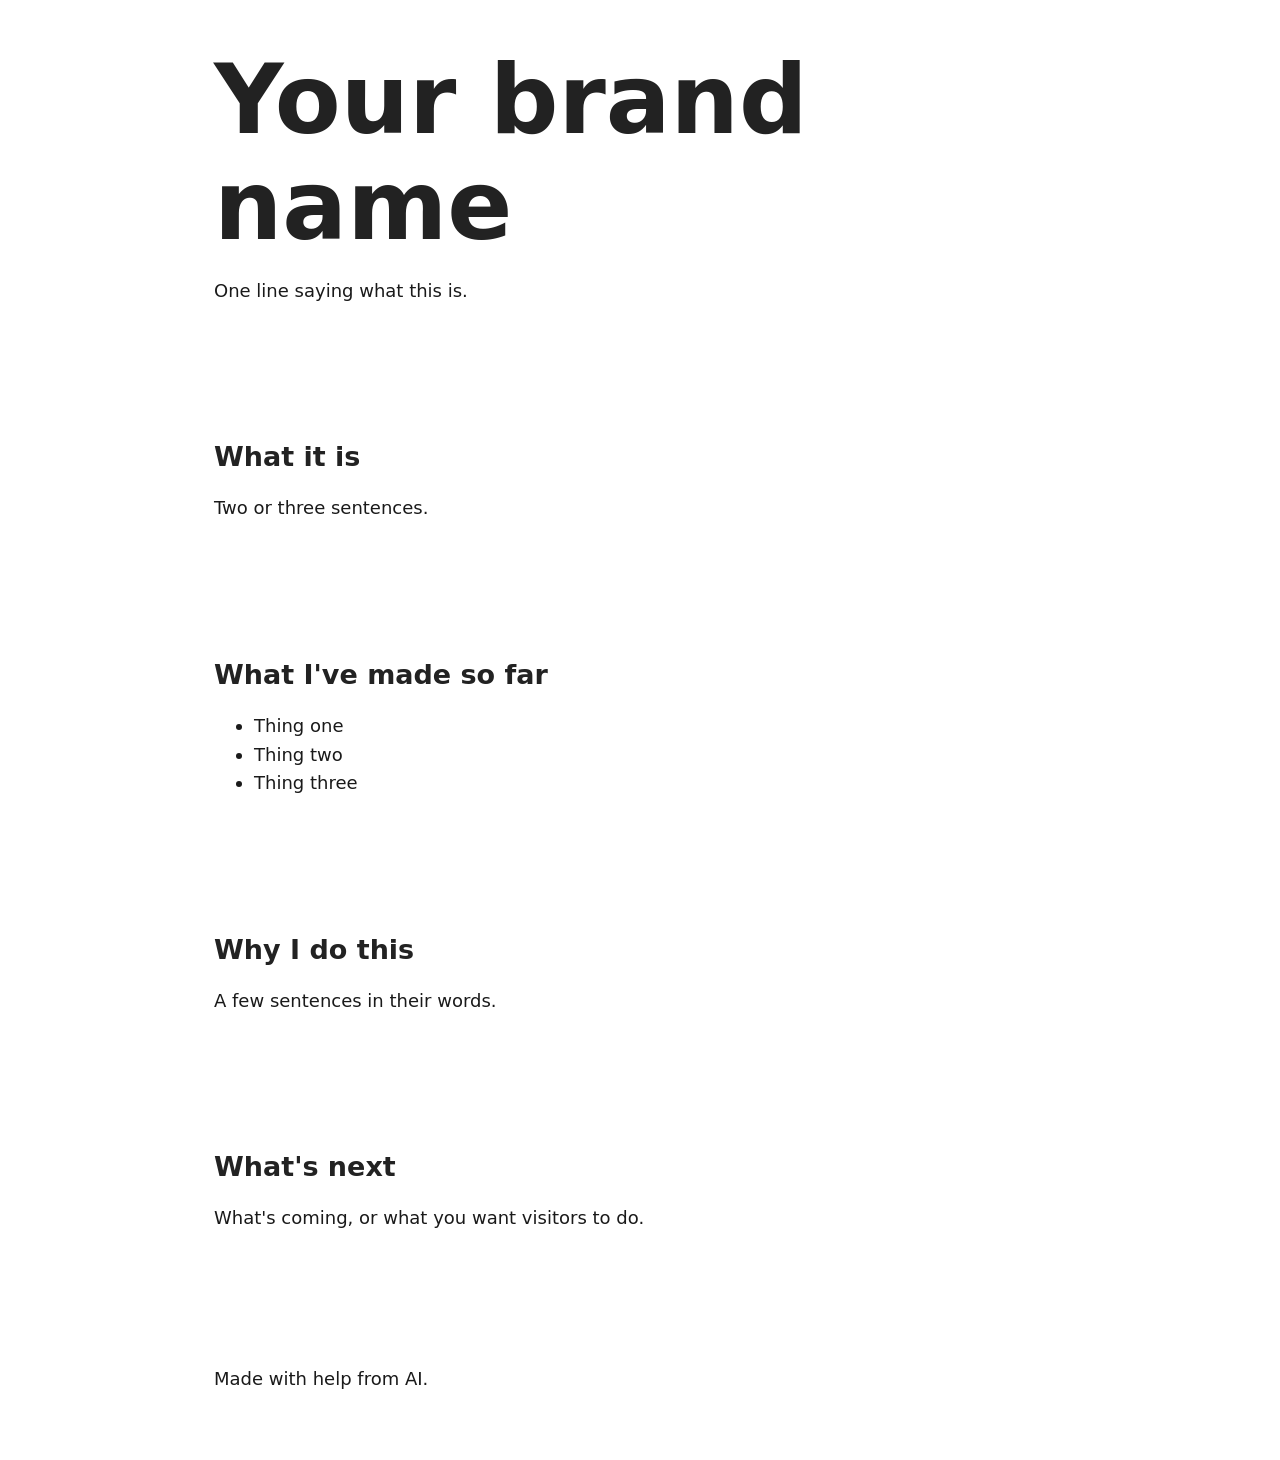
<file: templates/starter/index.html>
<!doctype html>
<html lang="en">
<head>
  <meta charset="utf-8">
  <meta name="viewport" content="width=device-width, initial-scale=1">
  <title>Your brand name</title>
  <meta name="description" content="One plain sentence saying what this is.">
  <link rel="stylesheet" href="styles.css">
</head>
<body>
  <header>
    <h1>Your brand name</h1>
    <p>One line saying what this is.</p>
  </header>

  <main>
    <section id="what">
      <h2>What it is</h2>
      <p>Two or three sentences.</p>
    </section>

    <section id="things">
      <h2>What I've made so far</h2>
      <ul>
        <li>Thing one</li>
        <li>Thing two</li>
        <li>Thing three</li>
      </ul>
    </section>

    <section id="why">
      <h2>Why I do this</h2>
      <p>A few sentences in their words.</p>
    </section>

    <section id="next">
      <h2>What's next</h2>
      <p>What's coming, or what you want visitors to do.</p>
    </section>
  </main>

  <footer>
    <p>Made with help from AI.</p>
  </footer>
</body>
</html>
</file>
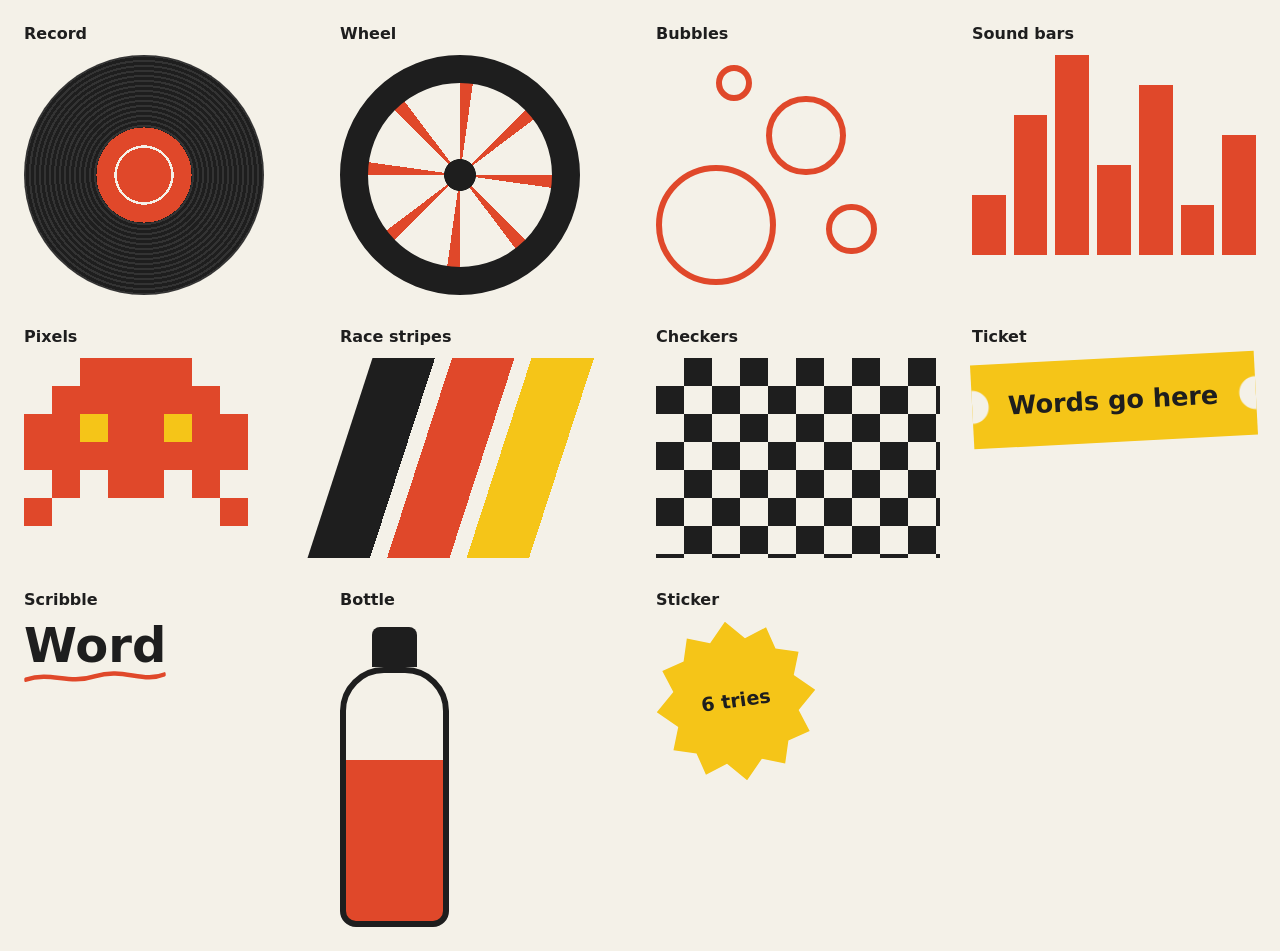
<file: templates/shapes.html>
<!doctype html>
<!-- THE BIG THING. Ready shapes, made with CSS only. Copy the HTML and the CSS for the one that fits, then change the size and colours.
     Don't use one just because it's here. Ask: what does this brand's world really look like? Mix these or invent your own.
     Open this file in the preview to see them all. Set --size on a shape to make it bigger, like style="--size: clamp(220px, 60vw, 420px)". Keep it solid, at full strength. A faint outline doesn't count.
     The colours here are --a (dark), --b (main), --c (accent), --d (light). When you copy a shape, change them to your page's --text, --main, --accent and --bg, and replace any hex colour inside it. -->
<html lang="en">
<head>
<meta charset="utf-8">
<meta name="viewport" content="width=device-width, initial-scale=1">
<title>Shapes</title>
<style>
:root { --a: #1e1e1e; --b: #e0482a; --c: #f5c518; --d: #f4f1e8; }
body { margin: 0; padding: 24px; background: var(--d); color: var(--a); font: 16px system-ui, sans-serif; display: grid; gap: 32px; grid-template-columns: repeat(auto-fill, minmax(280px, 1fr)); }
h2 { font-size: 1rem; margin: 0 0 12px; }

/* RECORD: music, DJs, anything played */
.record { width: var(--size, 240px); aspect-ratio: 1; border-radius: 50%; background: radial-gradient(circle, var(--b) 0 16%, var(--d) 16% 17.5%, var(--b) 17.5% 28%, transparent 28%), repeating-radial-gradient(circle, var(--a) 0 3px, #333 3px 5px); }

/* WHEEL: cars, bikes, skateboards. Tyre, rim and spokes. */
.wheel { width: var(--size, 240px); aspect-ratio: 1; border-radius: 50%; border: calc(var(--size, 240px) * .12) solid var(--a); background: radial-gradient(circle, var(--a) 0 12%, transparent 12.5%), repeating-conic-gradient(var(--b) 0 8deg, transparent 8deg 45deg), var(--d); box-sizing: border-box; }

/* BUBBLES: drinks, soap, anything fizzy. Add or move bubbles with the --x, --y and --s numbers. */
.bubbles { position: relative; width: var(--size, 240px); height: var(--size, 240px); }
.bubbles i { position: absolute; left: var(--x); top: var(--y); width: var(--s); height: var(--s); border-radius: 50%; border: 6px solid var(--b); background: radial-gradient(circle at 32% 30%, var(--d) 0 12%, transparent 13%); box-sizing: border-box; }

/* SOUND BARS: beats, podcasts, a voice. Set each bar's height. */
.bars { display: flex; align-items: flex-end; gap: 8px; height: var(--size, 200px); width: var(--size, 100%); }
.bars i { flex: 1; height: var(--h); background: var(--b); }

/* PIXELS: games, code, anything retro. Each letter in --map draws a square. */
.pixels { display: grid; grid-template-columns: repeat(8, calc(var(--size, 224px) / 8)); }
.pixels i { width: calc(var(--size, 224px) / 8); height: calc(var(--size, 224px) / 8); background: var(--b); }
.pixels i.o { background: transparent; }
.pixels i.y { background: var(--c); }

/* RACE STRIPES: sport, speed. Put it behind or beside big type. */
.stripes { height: var(--size, 200px); overflow: hidden; transform: skewX(-18deg); background: linear-gradient(90deg, var(--a) 0 22%, transparent 22% 28%, var(--b) 28% 50%, transparent 50% 56%, var(--c) 56% 78%, transparent 78%); }

/* CHECKERS: racing, cafes, skate, tiles */
.checks { height: var(--size, 200px); background: conic-gradient(var(--a) 25%, var(--d) 0 50%, var(--a) 0 75%, var(--d) 0) 0 0 / 56px 56px; }

/* TICKET: events, shows, anything with a first time. Put real words inside. */
.ticket { padding: 28px 36px; background: radial-gradient(circle at 0 50%, var(--d) 16px, transparent 17px), radial-gradient(circle at 100% 50%, var(--d) 16px, transparent 17px), var(--c); font: 800 1.6rem/1.1 system-ui, sans-serif; transform: rotate(-3deg); }

/* SCRIBBLE: drawing, writing, anything by hand. An underline under a word: change the stroke colour in the svg. */
.scribble { font: 800 3rem/1 system-ui, sans-serif; display: inline-block; padding-bottom: 18px; background: url("data:image/svg+xml,%3Csvg xmlns='http://www.w3.org/2000/svg' viewBox='0 0 300 20' preserveAspectRatio='none'%3E%3Cpath d='M3 12 C60 2 90 18 150 8 S250 16 297 6' fill='none' stroke='%23e0482a' stroke-width='5' stroke-linecap='round'/%3E%3C/svg%3E") bottom / 100% 18px no-repeat; }

/* BOTTLE: drinks, sauces, perfume. Fill it to any level with --full. */
.bottle { width: calc(var(--size, 260px) * .42); height: var(--size, 260px); margin-top: 46px; position: relative; border: 6px solid var(--a); border-radius: 44px 44px 16px 16px; background: linear-gradient(to top, var(--b) var(--full, 65%), transparent 0); box-sizing: border-box; }
.bottle::before { content: ""; position: absolute; left: 26px; right: 26px; top: -46px; height: 40px; background: var(--a); border-radius: 8px 8px 0 0; }

/* STICKER: for a short true fact, like "version 6". Goes on top of something. */
.sticker { width: var(--size, 160px); aspect-ratio: 1; display: grid; place-items: center; text-align: center; padding: 16px; box-sizing: border-box; background: var(--c); font: 800 1.2rem/1.1 system-ui, sans-serif; clip-path: polygon(50% 0, 61% 12%, 75% 7%, 79% 21%, 93% 25%, 88% 39%, 100% 50%, 88% 61%, 93% 75%, 79% 79%, 75% 93%, 61% 88%, 50% 100%, 39% 88%, 25% 93%, 21% 79%, 7% 75%, 12% 61%, 0 50%, 12% 39%, 7% 25%, 21% 21%, 25% 7%, 39% 12%); transform: rotate(-8deg); }
</style>
</head>
<body>
<div><h2>Record</h2><div class="record" aria-hidden="true"></div></div>
<div><h2>Wheel</h2><div class="wheel" aria-hidden="true"></div></div>
<div><h2>Bubbles</h2><div class="bubbles" aria-hidden="true"><i style="--x:0%;--y:46%;--s:50%"></i><i style="--x:46%;--y:17%;--s:33%"></i><i style="--x:71%;--y:62%;--s:21%"></i><i style="--x:25%;--y:4%;--s:15%"></i></div></div>
<div><h2>Sound bars</h2><div class="bars" aria-hidden="true"><i style="--h:30%"></i><i style="--h:70%"></i><i style="--h:100%"></i><i style="--h:45%"></i><i style="--h:85%"></i><i style="--h:25%"></i><i style="--h:60%"></i></div></div>
<div><h2>Pixels</h2><div class="pixels" aria-hidden="true"><i class="o"></i><i class="o"></i><i></i><i></i><i></i><i></i><i class="o"></i><i class="o"></i><i class="o"></i><i></i><i></i><i></i><i></i><i></i><i></i><i class="o"></i><i></i><i></i><i class="y"></i><i></i><i></i><i class="y"></i><i></i><i></i><i></i><i></i><i></i><i></i><i></i><i></i><i></i><i></i><i class="o"></i><i></i><i class="o"></i><i></i><i></i><i class="o"></i><i></i><i class="o"></i><i></i><i class="o"></i><i class="o"></i><i class="o"></i><i class="o"></i><i class="o"></i><i class="o"></i><i></i></div></div>
<div><h2>Race stripes</h2><div class="stripes" aria-hidden="true"></div></div>
<div><h2>Checkers</h2><div class="checks" aria-hidden="true"></div></div>
<div><h2>Ticket</h2><div class="ticket">Words go here</div></div>
<div><h2>Scribble</h2><span class="scribble">Word</span></div>
<div style="padding-top:46px"><h2 style="margin-top:-46px;margin-bottom:58px">Bottle</h2><div class="bottle" aria-hidden="true"></div></div>
<div><h2>Sticker</h2><div class="sticker">6 tries</div></div>
</body>
</html>
</file>
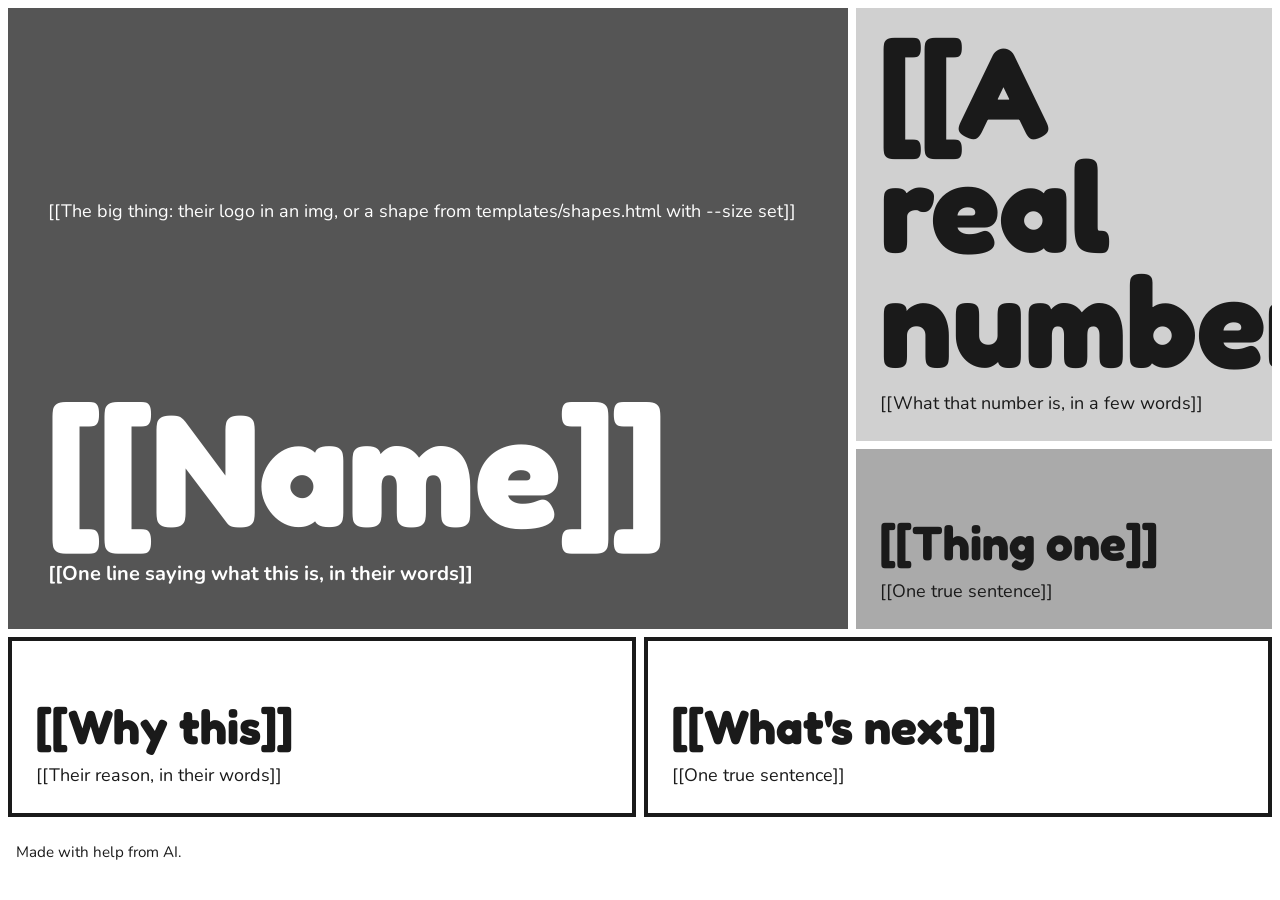
<file: templates/layouts/colour-blocks.html>
<!doctype html>
<!-- COLOUR BLOCKS. A wall of uneven blocks, not stacked stripes. Replace every [[...]]. The colours here are grey on purpose: choose real ones (see guides/design.md). Change the fonts to fit. Delete what you have nothing real for, and delete this comment: comments are public. -->
<html lang="en">
<head>
<meta charset="utf-8">
<meta name="viewport" content="width=device-width, initial-scale=1">
<title>[[Brand name]]</title>
<meta name="description" content="[[One true sentence about it]]">
<link rel="preconnect" href="https://fonts.googleapis.com">
<link rel="preconnect" href="https://fonts.gstatic.com" crossorigin>
<link href="https://fonts.googleapis.com/css2?family=Fredoka:wght@500;700&family=Nunito:wght@400;700&display=swap" rel="stylesheet">
<style>
:root { --bg: #ffffff; --text: #1a1a1a; --main: #555555; --on-main: #ffffff; --accent: #d0d0d0; --on-accent: #1a1a1a; --third: #aaaaaa; }
* { box-sizing: border-box; }
body { margin: 0; background: var(--bg); color: var(--text); font: 400 18px/1.5 "Nunito", system-ui, sans-serif; }
h1, h2 { font-family: "Fredoka", system-ui, sans-serif; font-weight: 700; margin: 0; line-height: 1; }
.wall { display: grid; gap: 8px; padding: 8px; grid-template-columns: 1fr; }
.b { padding: 24px; display: flex; flex-direction: column; justify-content: flex-end; gap: 12px; min-height: 180px; overflow: hidden; position: relative; }
.b p { margin: 0; max-width: 40ch; }
.hero { background: var(--main); color: var(--on-main); min-height: 340px; }
.hero h1 { font-size: clamp(3.5rem, 13vw, 10rem); }
.hero p { font-size: 1.25rem; font-weight: 700; }
.fact { background: var(--accent); color: var(--on-accent); }
.fact strong { font: 700 clamp(4rem, 14vw, 8rem)/.9 "Fredoka", system-ui, sans-serif; }
.warm { background: var(--third); color: var(--text); }
.plain { border: 4px solid var(--text); }
h2 { font-size: clamp(1.8rem, 4vw, 3rem); }
/* One big thing only this brand would have sits above the name, so it can never run over the words. */
.big { flex: 1; display: flex; align-items: center; }
footer { padding: 16px; font-size: .95rem; }
@media (min-width: 800px) {
  .wall { grid-template-columns: repeat(6, 1fr); }
  .hero { grid-column: span 4; grid-row: span 2; min-height: 520px; padding: 40px; }
  .fact { grid-column: span 2; }
  .warm { grid-column: span 2; }
  .plain { grid-column: span 3; }
}
</style>
</head>
<body>
<main class="wall">
  <header class="b hero"><div class="big" aria-hidden="true">[[The big thing: their logo in an img, or a shape from templates/shapes.html with --size set]]</div><h1>[[Name]]</h1><p>[[One line saying what this is, in their words]]</p></header>
  <section class="b fact"><strong>[[A real number]]</strong><p>[[What that number is, in a few words]]</p></section>
  <section class="b warm"><h2>[[Thing one]]</h2><p>[[One true sentence]]</p></section>
  <section class="b plain"><h2>[[Why this]]</h2><p>[[Their reason, in their words]]</p></section>
  <section class="b plain"><h2>[[What's next]]</h2><p>[[One true sentence]]</p></section>
</main>
<footer>Made with help from AI.</footer>
</body>
</html>
</file>
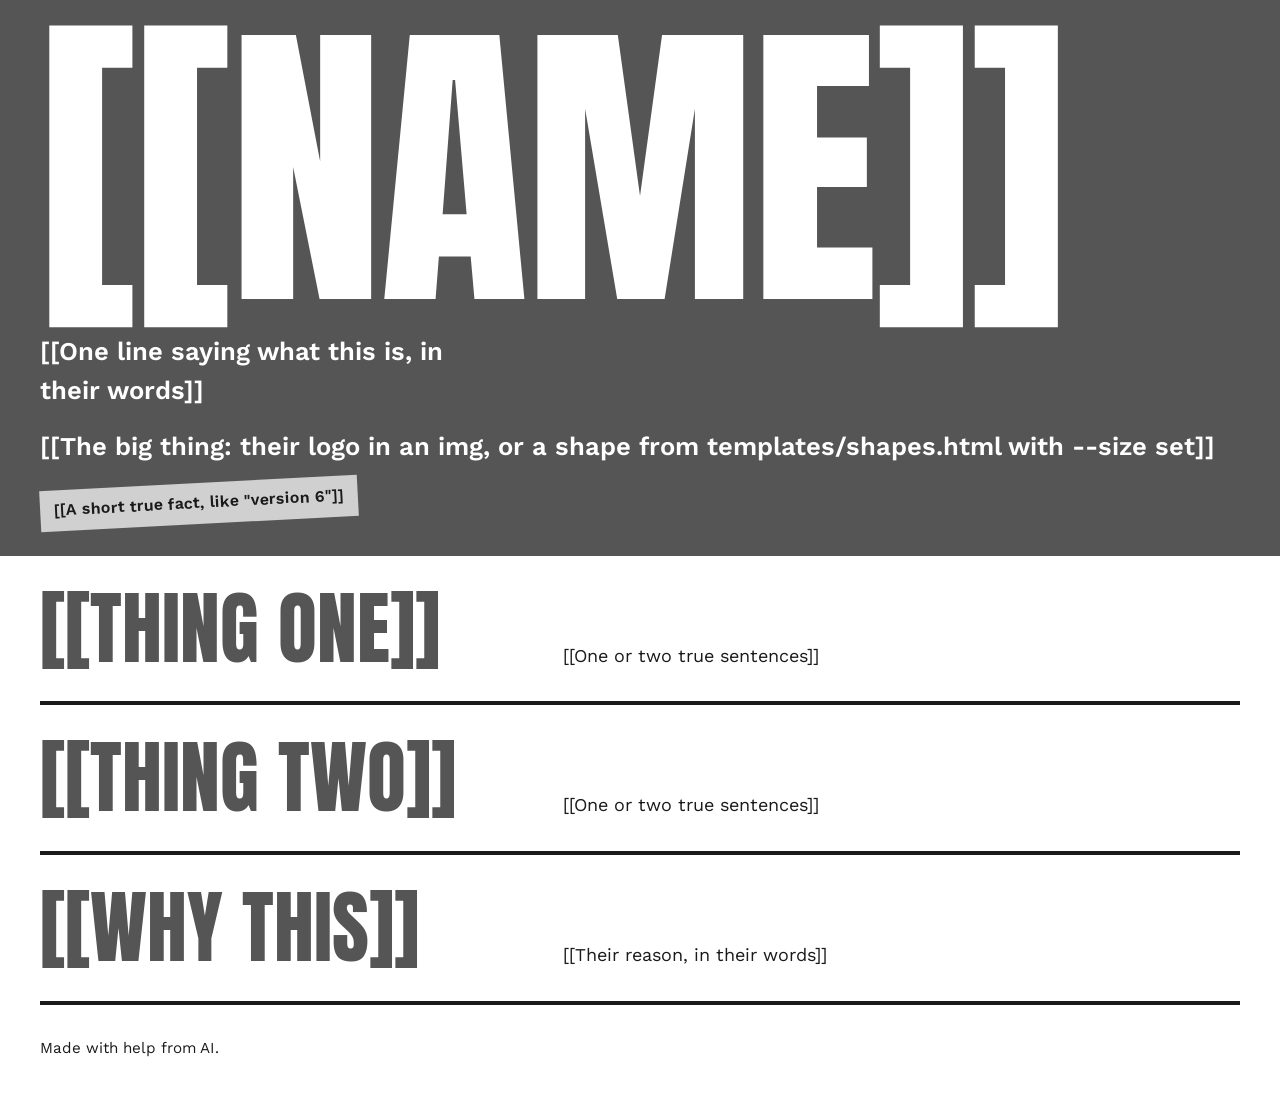
<file: templates/layouts/giant-name.html>
<!doctype html>
<!-- GIANT NAME. For loud brands. Replace every [[...]]. The colours here are grey on purpose: choose real ones (see guides/design.md). Change the fonts to fit. Delete what you have nothing real for, and delete this comment: comments are public. -->
<html lang="en">
<head>
<meta charset="utf-8">
<meta name="viewport" content="width=device-width, initial-scale=1">
<title>[[Brand name]]</title>
<meta name="description" content="[[One true sentence about it]]">
<link rel="preconnect" href="https://fonts.googleapis.com">
<link rel="preconnect" href="https://fonts.gstatic.com" crossorigin>
<link href="https://fonts.googleapis.com/css2?family=Anton&family=Work+Sans:wght@400;600&display=swap" rel="stylesheet">
<style>
:root { --bg: #ffffff; --text: #1a1a1a; --main: #555555; --on-main: #ffffff; --accent: #d0d0d0; --on-accent: #1a1a1a; }
* { box-sizing: border-box; }
body { margin: 0; background: var(--bg); color: var(--text); font: 400 18px/1.55 "Work Sans", system-ui, sans-serif; }
h1, h2 { font-family: "Anton", Impact, sans-serif; font-weight: 400; margin: 0; text-transform: uppercase; }
.top { background: var(--main); color: var(--on-main); padding: 24px 16px 0; overflow: hidden; position: relative; }
/* Tune the vw number until the name almost touches both edges: long names need a smaller number. */
h1 { font-size: 24vw; line-height: .95; letter-spacing: -.01em; white-space: nowrap; }
.line { display: flex; flex-wrap: wrap; gap: 16px 48px; justify-content: space-between; align-items: end; padding: 16px 0 32px; font-size: clamp(1.1rem, 2.4vw, 1.6rem); font-weight: 600; }
.line p { margin: 0; max-width: 28ch; }
.tag { background: var(--accent); color: var(--on-accent); padding: 8px 14px; transform: rotate(-3deg); font-size: 1rem; }
.rows { padding: 0 16px; }
.row { display: grid; grid-template-columns: 1fr; gap: 8px; padding: 32px 0; border-bottom: 4px solid var(--text); }
.row h2 { font-size: clamp(2.2rem, 7vw, 5rem); line-height: 1; color: var(--main); }
.row p { margin: 0; max-width: 60ch; }
footer { padding: 32px 16px; font-size: .95rem; }
@media (min-width: 800px) {
  .top, .rows, footer { padding-left: 40px; padding-right: 40px; }
  .row { grid-template-columns: 5fr 7fr; gap: 40px; align-items: baseline; }
}
</style>
</head>
<body>
<header class="top">
  <h1>[[Name]]</h1>
  <div class="line">
    <p>[[One line saying what this is, in their words]]</p>
    <div class="big" aria-hidden="true">[[The big thing: their logo in an img, or a shape from templates/shapes.html with --size set]]</div>
    <span class="tag">[[A short true fact, like "version 6"]]</span>
  </div>
</header>
<main class="rows">
  <section class="row"><h2>[[Thing one]]</h2><p>[[One or two true sentences]]</p></section>
  <section class="row"><h2>[[Thing two]]</h2><p>[[One or two true sentences]]</p></section>
  <section class="row"><h2>[[Why this]]</h2><p>[[Their reason, in their words]]</p></section>
</main>
<footer>Made with help from AI.</footer>
</body>
</html>
</file>
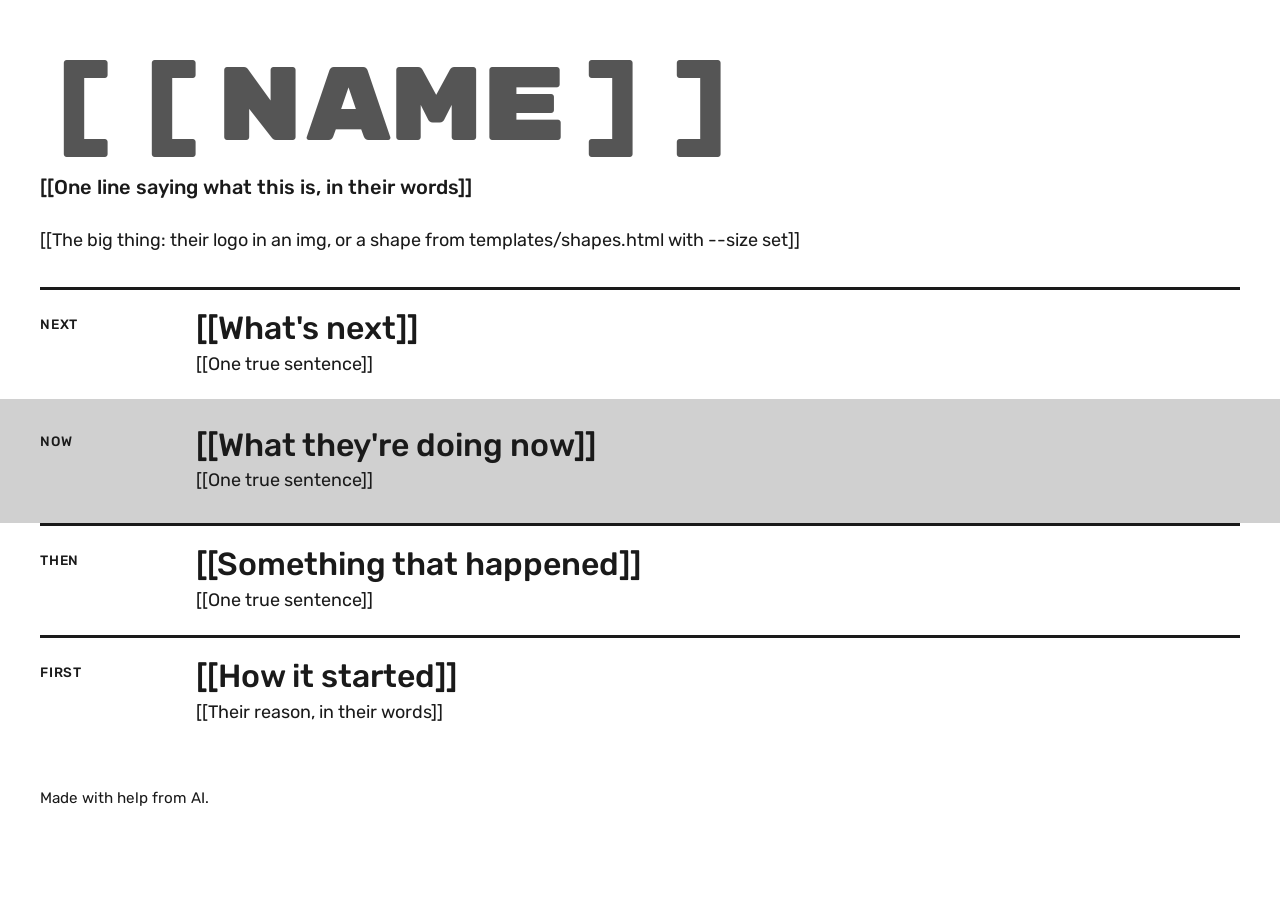
<file: templates/layouts/logbook.html>
<!doctype html>
<!-- THE LOGBOOK. The story so far, newest at the top. For a project in progress, or little to show but a story. Use "First", "Then", "Now", "Next": never make up dates, and use a label only if they told you so. If they didn't, use another layout. Replace every [[...]]. The colours here are grey on purpose: choose real ones (see guides/design.md). Change the fonts to fit. Delete what you have nothing real for, and delete this comment: comments are public. -->
<html lang="en">
<head>
<meta charset="utf-8">
<meta name="viewport" content="width=device-width, initial-scale=1">
<title>[[Brand name]]</title>
<meta name="description" content="[[One true sentence about it]]">
<link rel="preconnect" href="https://fonts.googleapis.com">
<link rel="preconnect" href="https://fonts.gstatic.com" crossorigin>
<link href="https://fonts.googleapis.com/css2?family=Rubik+Mono+One&family=Rubik:wght@400;500&display=swap" rel="stylesheet">
<style>
:root { --bg: #ffffff; --text: #1a1a1a; --main: #555555; --on-main: #ffffff; --accent: #d0d0d0; --on-accent: #1a1a1a; }
* { box-sizing: border-box; }
body { margin: 0; background: var(--bg); color: var(--text); font: 400 18px/1.55 "Rubik", system-ui, sans-serif; }
h1 { font: 400 clamp(2.4rem, 11vw, 6.5rem)/1 "Rubik Mono One", Impact, sans-serif; margin: 0; color: var(--main); overflow-wrap: anywhere; }
.top { padding: 32px 16px 24px; display: flex; flex-wrap: wrap; gap: 24px; justify-content: space-between; align-items: center; }
.top p { margin: 12px 0 0; font-size: 1.25rem; font-weight: 500; max-width: 38ch; }
.log { list-style: none; margin: 0; padding: 0 16px 32px; display: grid; gap: 0; }
.log li { display: grid; grid-template-columns: 64px 1fr; gap: 16px; padding: 20px 0; border-top: 3px solid var(--text); }
.when { font-weight: 500; text-transform: uppercase; letter-spacing: .06em; font-size: .85rem; padding-top: 4px; }
.log h2 { font: 500 clamp(1.4rem, 3vw, 2rem)/1.15 "Rubik", system-ui, sans-serif; margin: 0 0 4px; }
.log p { margin: 0; max-width: 55ch; }
.now { background: var(--accent); color: var(--on-accent); margin: 0 -16px; padding: 20px 16px !important; border-top: 0 !important; }
footer { padding: 0 16px 32px; font-size: .95rem; }
@media (min-width: 800px) {
  .top { padding: 56px 40px 32px; }
  .log { padding: 0 40px 40px; }
  .log li { grid-template-columns: 140px 1fr; }
  .now { margin: 0 -40px; padding: 28px 40px !important; }
  footer { padding: 0 40px 40px; }
}
</style>
</head>
<body>
<header class="top"><div><h1>[[Name]]</h1><p>[[One line saying what this is, in their words]]</p></div><div class="big" aria-hidden="true">[[The big thing: their logo in an img, or a shape from templates/shapes.html with --size set]]</div></header>
<main>
  <ol class="log">
    <li class="next"><div class="when">Next</div><div><h2>[[What's next]]</h2><p>[[One true sentence]]</p></div></li>
    <li class="now"><div class="when">Now</div><div><h2>[[What they're doing now]]</h2><p>[[One true sentence]]</p></div></li>
    <li><div class="when">Then</div><div><h2>[[Something that happened]]</h2><p>[[One true sentence]]</p></div></li>
    <li><div class="when">First</div><div><h2>[[How it started]]</h2><p>[[Their reason, in their words]]</p></div></li>
  </ol>
</main>
<footer>Made with help from AI.</footer>
</body>
</html>
</file>
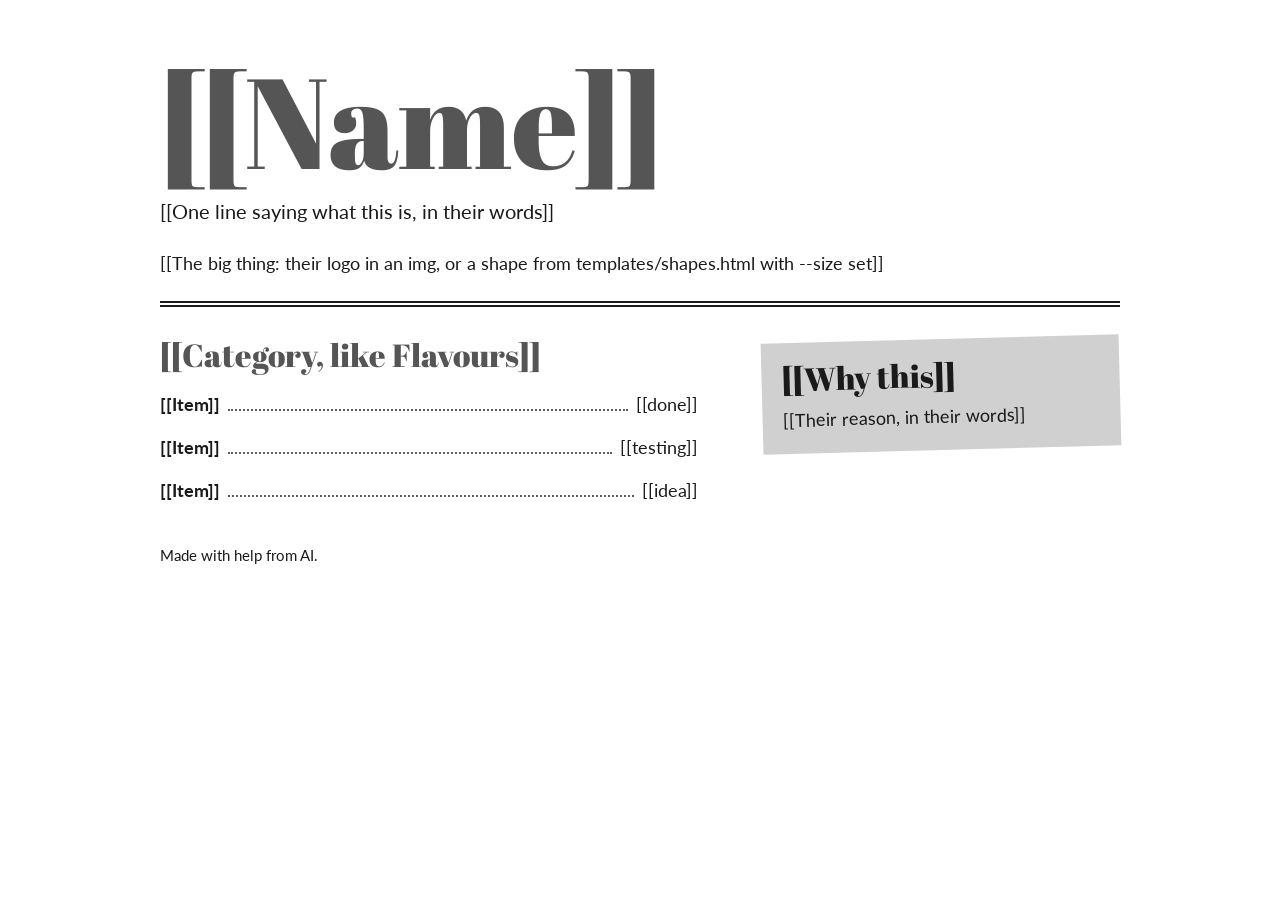
<file: templates/layouts/menu.html>
<!doctype html>
<!-- THE MENU. A cafe board. For food, drinks and services. No prices unless they are real: use "idea", "testing" or "done" on the right. Replace every [[...]]. The colours here are grey on purpose: choose real ones (see guides/design.md). Change the fonts to fit. Delete what you have nothing real for, and delete this comment: comments are public. -->
<html lang="en">
<head>
<meta charset="utf-8">
<meta name="viewport" content="width=device-width, initial-scale=1">
<title>[[Brand name]]</title>
<meta name="description" content="[[One true sentence about it]]">
<link rel="preconnect" href="https://fonts.googleapis.com">
<link rel="preconnect" href="https://fonts.gstatic.com" crossorigin>
<link href="https://fonts.googleapis.com/css2?family=Abril+Fatface&family=Lato:wght@400;700&display=swap" rel="stylesheet">
<style>
:root { --bg: #ffffff; --text: #1a1a1a; --main: #555555; --on-main: #ffffff; --accent: #d0d0d0; --on-accent: #1a1a1a; }
* { box-sizing: border-box; }
body { margin: 0; background: var(--bg); color: var(--text); font: 400 18px/1.5 "Lato", system-ui, sans-serif; }
h1, h2 { font-family: "Abril Fatface", Georgia, serif; font-weight: 400; margin: 0; line-height: 1; }
.board { max-width: 1040px; margin: 0 auto; padding: 32px 16px; }
.head { display: flex; flex-wrap: wrap; gap: 24px; justify-content: space-between; align-items: center; border-bottom: 6px double var(--text); padding-bottom: 24px; margin-bottom: 32px; }
.head h1 { font-size: clamp(3.4rem, 13vw, 8rem); color: var(--main); }
.head p { margin: 12px 0 0; font-size: 1.25rem; max-width: 40ch; }
.cols { display: grid; gap: 40px; }
h2 { font-size: 2rem; margin-bottom: 12px; color: var(--main); }
.list { list-style: none; margin: 0; padding: 0; }
.list li { display: flex; align-items: baseline; gap: 8px; padding: 8px 0; font-weight: 700; }
.list li::after { content: ""; order: 1; flex: 1; border-bottom: 2px dotted var(--text); opacity: .7; }
.list em { order: 2; font-style: normal; font-weight: 400; }
.special { background: var(--accent); color: var(--on-accent); padding: 20px; transform: rotate(-1.5deg); }
.special h2 { color: var(--on-accent); }
.special p { margin: 0; }
footer { padding: 32px 0 0; font-size: .95rem; }
@media (min-width: 800px) { .board { padding: 56px 40px; } .cols { grid-template-columns: 3fr 2fr; gap: 64px; align-items: start; } }
</style>
</head>
<body>
<div class="board">
  <header class="head"><div><h1>[[Name]]</h1><p>[[One line saying what this is, in their words]]</p></div><div class="big" aria-hidden="true">[[The big thing: their logo in an img, or a shape from templates/shapes.html with --size set]]</div></header>
  <main class="cols">
    <section>
      <h2>[[Category, like Flavours]]</h2>
      <ul class="list">
        <li>[[Item]]<em>[[done]]</em></li>
        <li>[[Item]]<em>[[testing]]</em></li>
        <li>[[Item]]<em>[[idea]]</em></li>
      </ul>
    </section>
    <aside class="special"><h2>[[Why this]]</h2><p>[[Their reason, in their words]]</p></aside>
  </main>
  <footer>Made with help from AI.</footer>
</div>
</body>
</html>
</file>
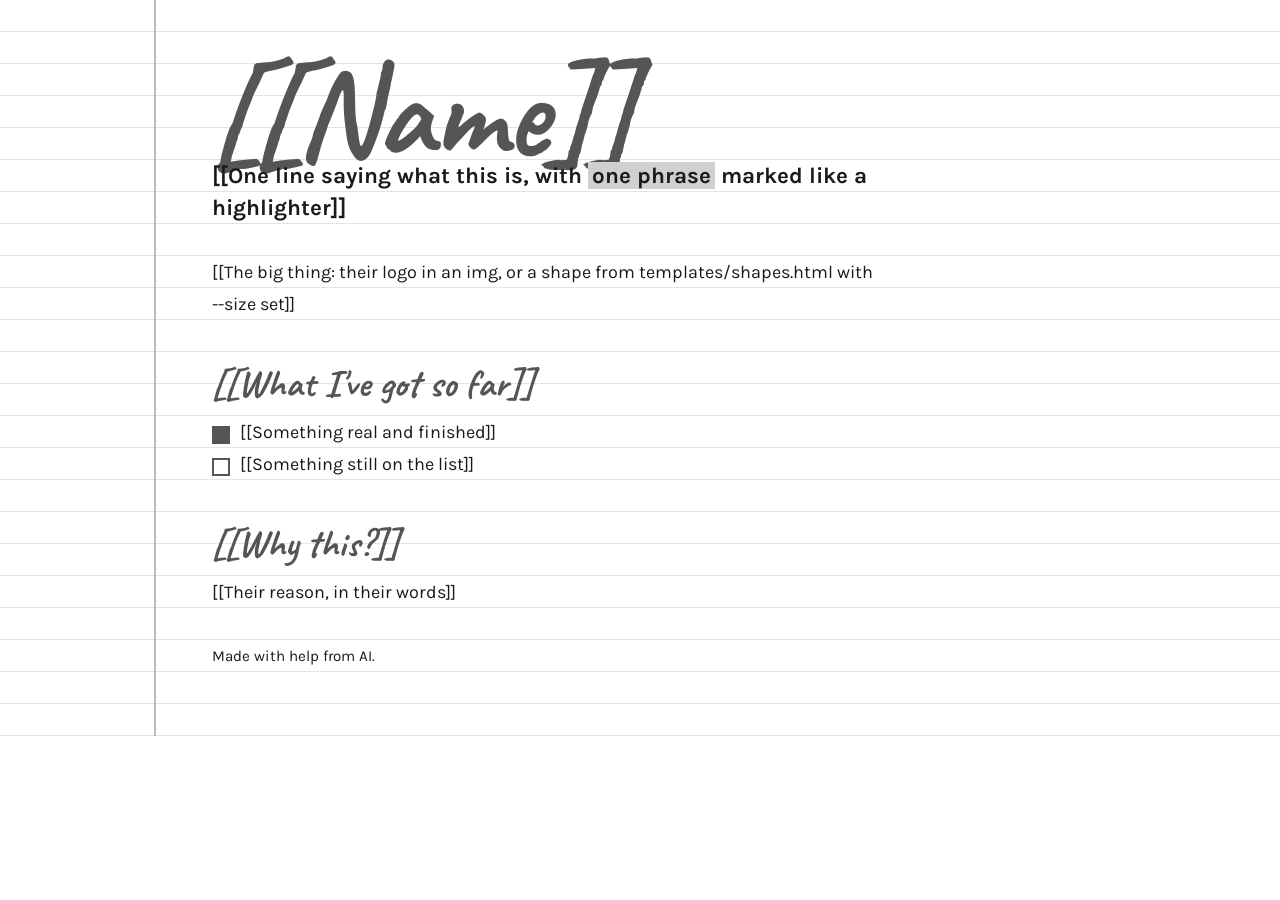
<file: templates/layouts/notebook.html>
<!doctype html>
<!-- THE NOTEBOOK. A page from their notebook. For a quiet student, or few pictures. Replace every [[...]]. The colours here are grey on purpose: choose real ones (see guides/design.md). Change the fonts to fit. Delete what you have nothing real for, and delete this comment: comments are public. -->
<html lang="en">
<head>
<meta charset="utf-8">
<meta name="viewport" content="width=device-width, initial-scale=1">
<title>[[Brand name]]</title>
<meta name="description" content="[[One true sentence about it]]">
<link rel="preconnect" href="https://fonts.googleapis.com">
<link rel="preconnect" href="https://fonts.gstatic.com" crossorigin>
<link href="https://fonts.googleapis.com/css2?family=Caveat:wght@700&family=Karla:wght@400;700&display=swap" rel="stylesheet">
<style>
:root { --bg: #ffffff; --text: #1a1a1a; --main: #555555; --on-main: #ffffff; --accent: #d0d0d0; --on-accent: #1a1a1a; --rule: #e4e4e4; --margin: #bbbbbb; }
* { box-sizing: border-box; }
html { background: var(--bg); }
body { margin: 0; color: var(--text); font: 400 18px/32px "Karla", system-ui, sans-serif; background-image: repeating-linear-gradient(transparent 0 31px, var(--rule) 31px 32px); }
.page { padding: 32px 16px 32px 40px; border-left: 2px solid var(--margin); margin-left: 16px; max-width: 760px; }
h1, h2 { font-family: "Caveat", cursive; font-weight: 700; color: var(--main); margin: 0; }
h1 { font-size: clamp(4rem, 16vw, 8rem); line-height: 96px; }
h2 { font-size: 2.4rem; line-height: 64px; margin-top: 32px; }
p { margin: 0 0 32px; max-width: 58ch; }
.lead { font-size: 1.4rem; font-weight: 700; }
mark { background: var(--accent); color: var(--on-accent); padding: 0 4px; }
ul { margin: 0 0 32px; padding: 0; list-style: none; }
li { padding-left: 28px; position: relative; }
li::before { content: ""; position: absolute; left: 0; top: 10px; width: 14px; height: 14px; border: 2px solid var(--main); }
li.done::before { background: var(--main); }
footer { font-size: .95rem; }
@media (min-width: 800px) { .page { margin-left: 12vw; padding: 64px 32px 64px 56px; } }
</style>
</head>
<body>
<main class="page">
  <h1>[[Name]]</h1>
  <p class="lead">[[One line saying what this is, with <mark>one phrase</mark> marked like a highlighter]]</p>
  <div class="big" aria-hidden="true">[[The big thing: their logo in an img, or a shape from templates/shapes.html with --size set]]</div>
  <h2>[[What I've got so far]]</h2>
  <ul>
    <li class="done">[[Something real and finished]]</li>
    <li>[[Something still on the list]]</li>
  </ul>
  <h2>[[Why this?]]</h2>
  <p>[[Their reason, in their words]]</p>
  <footer>Made with help from AI.</footer>
</main>
</body>
</html>
</file>
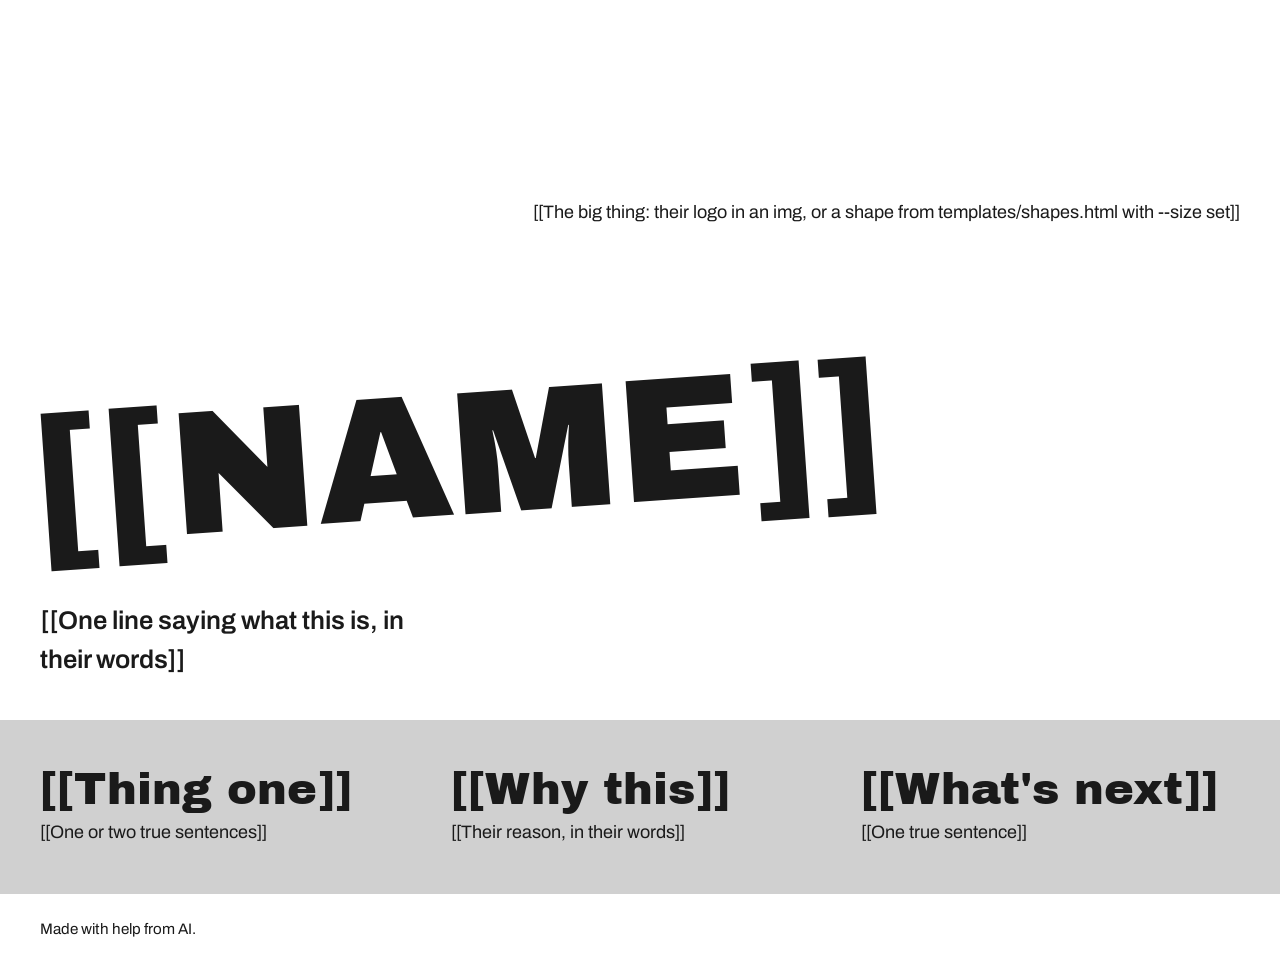
<file: templates/layouts/poster.html>
<!doctype html>
<!-- THE POSTER. First screen is a gig poster: logo or a big shape, huge and off-centre. Replace every [[...]]. The colours here are grey on purpose: choose real ones (see guides/design.md). Change the fonts to fit. Delete what you have nothing real for, and delete this comment: comments are public. -->
<html lang="en">
<head>
<meta charset="utf-8">
<meta name="viewport" content="width=device-width, initial-scale=1">
<title>[[Brand name]]</title>
<meta name="description" content="[[One true sentence about it]]">
<link rel="preconnect" href="https://fonts.googleapis.com">
<link rel="preconnect" href="https://fonts.gstatic.com" crossorigin>
<link href="https://fonts.googleapis.com/css2?family=Archivo+Black&family=Archivo:wght@400;600&display=swap" rel="stylesheet">
<style>
:root { --bg: #ffffff; --text: #1a1a1a; --main: #555555; --on-main: #ffffff; --accent: #d0d0d0; --on-accent: #1a1a1a; }
* { box-sizing: border-box; }
body { margin: 0; background: var(--bg); color: var(--text); font: 400 18px/1.55 "Archivo", system-ui, sans-serif; overflow-x: hidden; }
h1, h2 { font-family: "Archivo Black", Impact, sans-serif; font-weight: 400; margin: 0; line-height: .95; }
.poster { position: relative; min-height: min(92vh, 720px); padding: 24px 16px; display: flex; flex-direction: column; justify-content: flex-end; overflow: hidden; }
/* The big thing goes in .big: their logo in an <img>, or a shape from templates/shapes.html sized up. It must mean something for this brand. */
.big { flex: 1; display: flex; align-items: center; justify-content: flex-end; margin-bottom: 16px; }
.big img { max-width: 100%; max-height: 420px; object-fit: contain; }
.poster h1 { position: relative; font-size: clamp(3.4rem, 15vw, 11rem); text-transform: uppercase; transform: rotate(-4deg); transform-origin: left bottom; margin-bottom: 32px; }
.poster p { position: relative; margin: 0; font-size: clamp(1.15rem, 2.4vw, 1.6rem); font-weight: 600; max-width: 26ch; }
.bill { background: var(--accent); color: var(--on-accent); padding: 32px 16px; display: grid; gap: 32px; }
.bill h2 { font-size: clamp(1.8rem, 4vw, 2.8rem); margin-bottom: 8px; }
.bill p { margin: 0; max-width: 55ch; }
footer { padding: 24px 16px; font-size: .95rem; }
@media (min-width: 800px) {
  .poster { padding: 40px; }
  .bill { grid-template-columns: repeat(3, 1fr); padding: 48px 40px; }
  footer { padding: 24px 40px; }
}
</style>
</head>
<body>
<header class="poster">
  <div class="big" aria-hidden="true">[[The big thing: their logo in an img, or a shape from templates/shapes.html with --size set]]</div>
  <h1>[[Name]]</h1>
  <p>[[One line saying what this is, in their words]]</p>
</header>
<main class="bill">
  <section><h2>[[Thing one]]</h2><p>[[One or two true sentences]]</p></section>
  <section><h2>[[Why this]]</h2><p>[[Their reason, in their words]]</p></section>
  <section><h2>[[What's next]]</h2><p>[[One true sentence]]</p></section>
</main>
<footer>Made with help from AI.</footer>
</body>
</html>
</file>
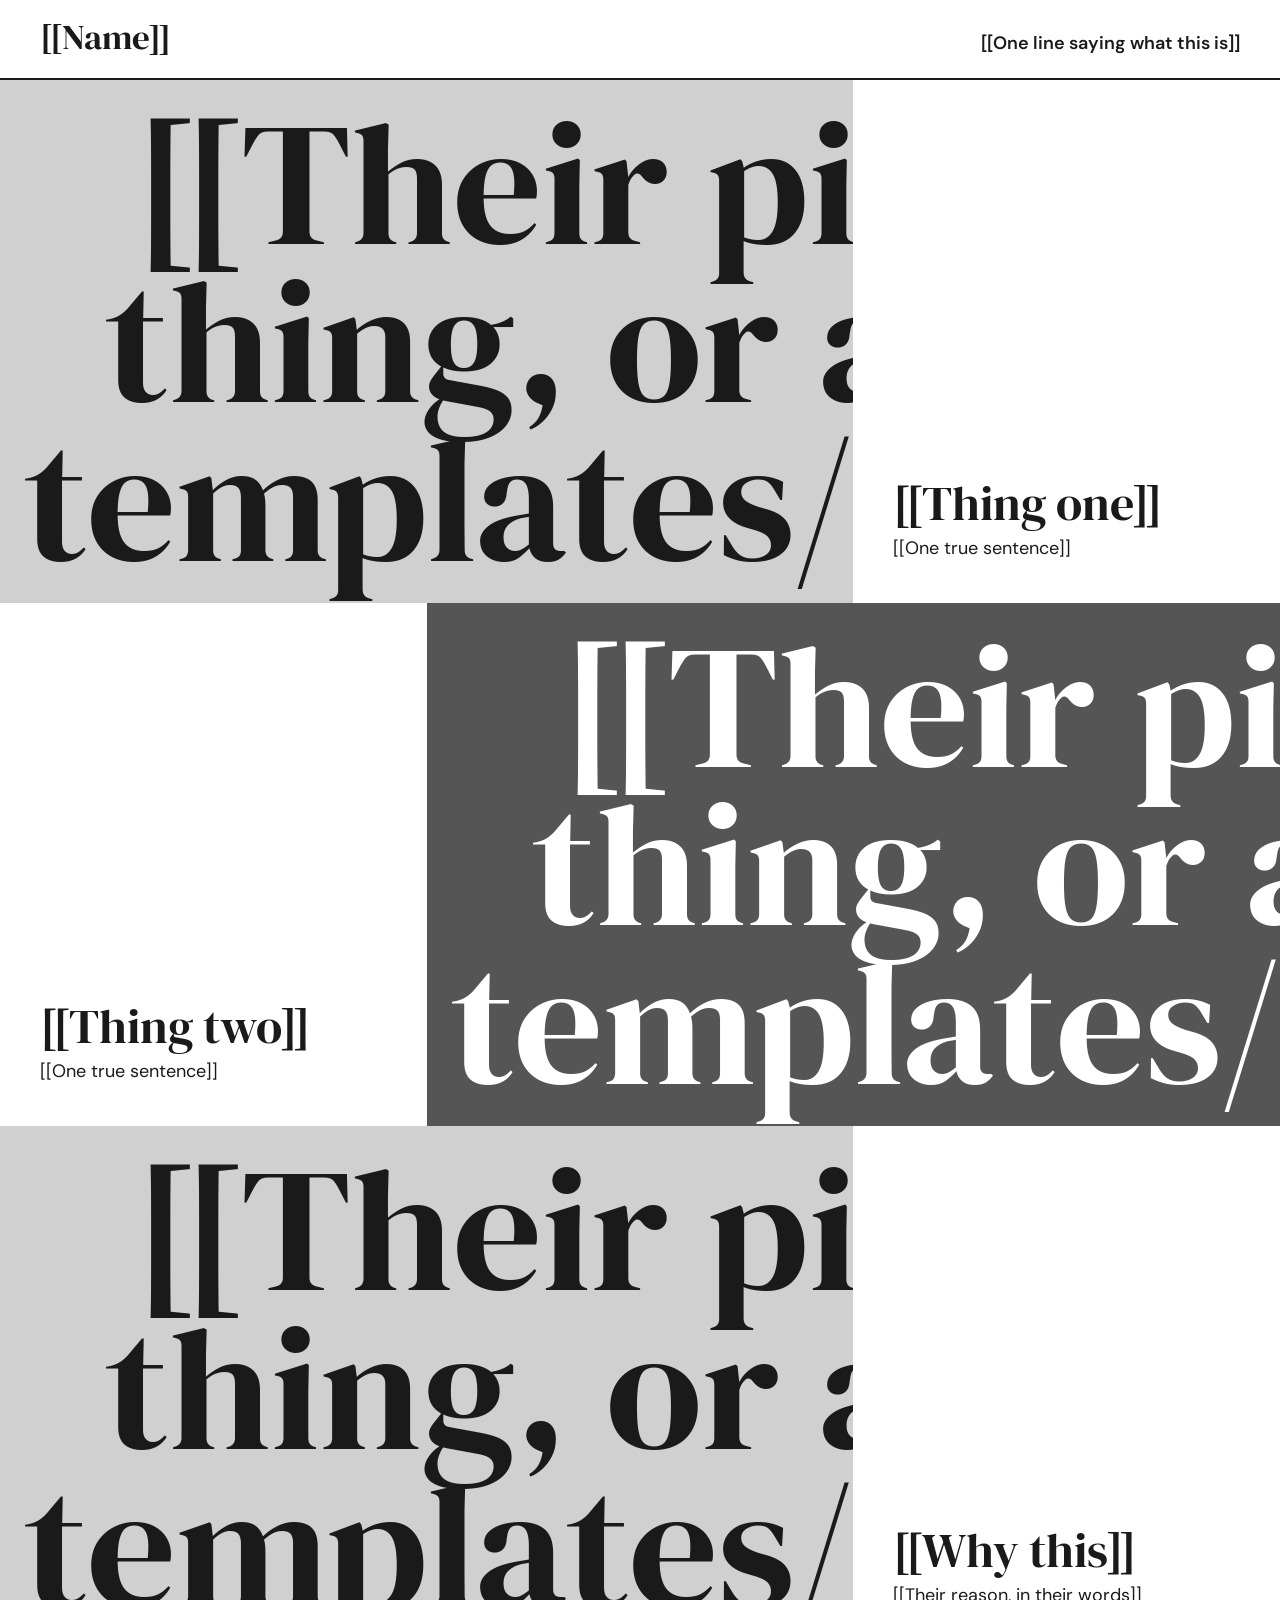
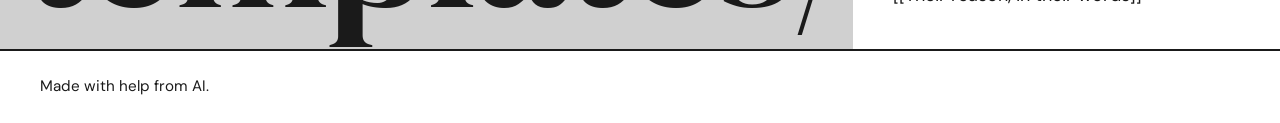
<file: templates/layouts/shop-window.html>
<!doctype html>
<!-- THE SHOP WINDOW. Each thing gets a whole screen, like a shop display. For someone with real work to show. Replace every [[...]]. The colours here are grey on purpose: choose real ones (see guides/design.md). Change the fonts to fit. Delete what you have nothing real for, and delete this comment: comments are public. -->
<html lang="en">
<head>
<meta charset="utf-8">
<meta name="viewport" content="width=device-width, initial-scale=1">
<title>[[Brand name]]</title>
<meta name="description" content="[[One true sentence about it]]">
<link rel="preconnect" href="https://fonts.googleapis.com">
<link rel="preconnect" href="https://fonts.gstatic.com" crossorigin>
<link href="https://fonts.googleapis.com/css2?family=DM+Serif+Display&family=DM+Sans:wght@400;600&display=swap" rel="stylesheet">
<style>
:root { --bg: #ffffff; --text: #1a1a1a; --main: #555555; --on-main: #ffffff; --accent: #d0d0d0; --on-accent: #1a1a1a; }
* { box-sizing: border-box; }
body { margin: 0; background: var(--bg); color: var(--text); font: 400 18px/1.55 "DM Sans", system-ui, sans-serif; }
h1, h2 { font-family: "DM Serif Display", Georgia, serif; font-weight: 400; margin: 0; line-height: 1; }
.door { display: flex; flex-wrap: wrap; justify-content: space-between; align-items: baseline; gap: 8px 32px; padding: 20px 16px; border-bottom: 2px solid var(--text); }
.door h1 { font-size: 2.2rem; }
.door p { margin: 0; font-weight: 600; }
.item { display: grid; grid-template-columns: 1fr; }
/* Only for someone with real work to show. Put their picture inside .show, or a shape from templates/shapes.html. */
.show { background: var(--accent); color: var(--on-accent); min-height: 320px; display: grid; place-items: center; padding: 24px; overflow: hidden; font: 400 clamp(4rem, 18vw, 11rem)/.9 "DM Serif Display", Georgia, serif; text-align: center; }
.show img { max-width: 100%; max-height: 520px; height: auto; }
.item:nth-of-type(even) .show { background: var(--main); color: var(--on-main); }
.label { padding: 24px 16px 40px; }
.label h2 { font-size: clamp(1.8rem, 4vw, 3rem); margin-bottom: 8px; }
.label p { margin: 0; max-width: 45ch; }
footer { padding: 24px 16px; font-size: .95rem; border-top: 2px solid var(--text); }
@media (min-width: 800px) {
  .door, footer { padding-left: 40px; padding-right: 40px; }
  .item { grid-template-columns: 2fr 1fr; align-items: end; }
  .item:nth-of-type(even) { grid-template-columns: 1fr 2fr; }
  .item:nth-of-type(even) .show { order: 2; }
  .show { min-height: 520px; }
  .label { padding: 40px; }
}
</style>
</head>
<body>
<header class="door"><h1>[[Name]]</h1><p>[[One line saying what this is]]</p></header>
<main>
  <section class="item"><div class="show" aria-hidden="true">[[Their picture of this thing, or a shape from templates/shapes.html]]</div><div class="label"><h2>[[Thing one]]</h2><p>[[One true sentence]]</p></div></section>
  <section class="item"><div class="show" aria-hidden="true">[[Their picture of this thing, or a shape from templates/shapes.html]]</div><div class="label"><h2>[[Thing two]]</h2><p>[[One true sentence]]</p></div></section>
  <section class="item"><div class="show" aria-hidden="true">[[Their picture of this thing, or a shape from templates/shapes.html]]</div><div class="label"><h2>[[Why this]]</h2><p>[[Their reason, in their words]]</p></div></section>
</main>
<footer>Made with help from AI.</footer>
</body>
</html>
</file>
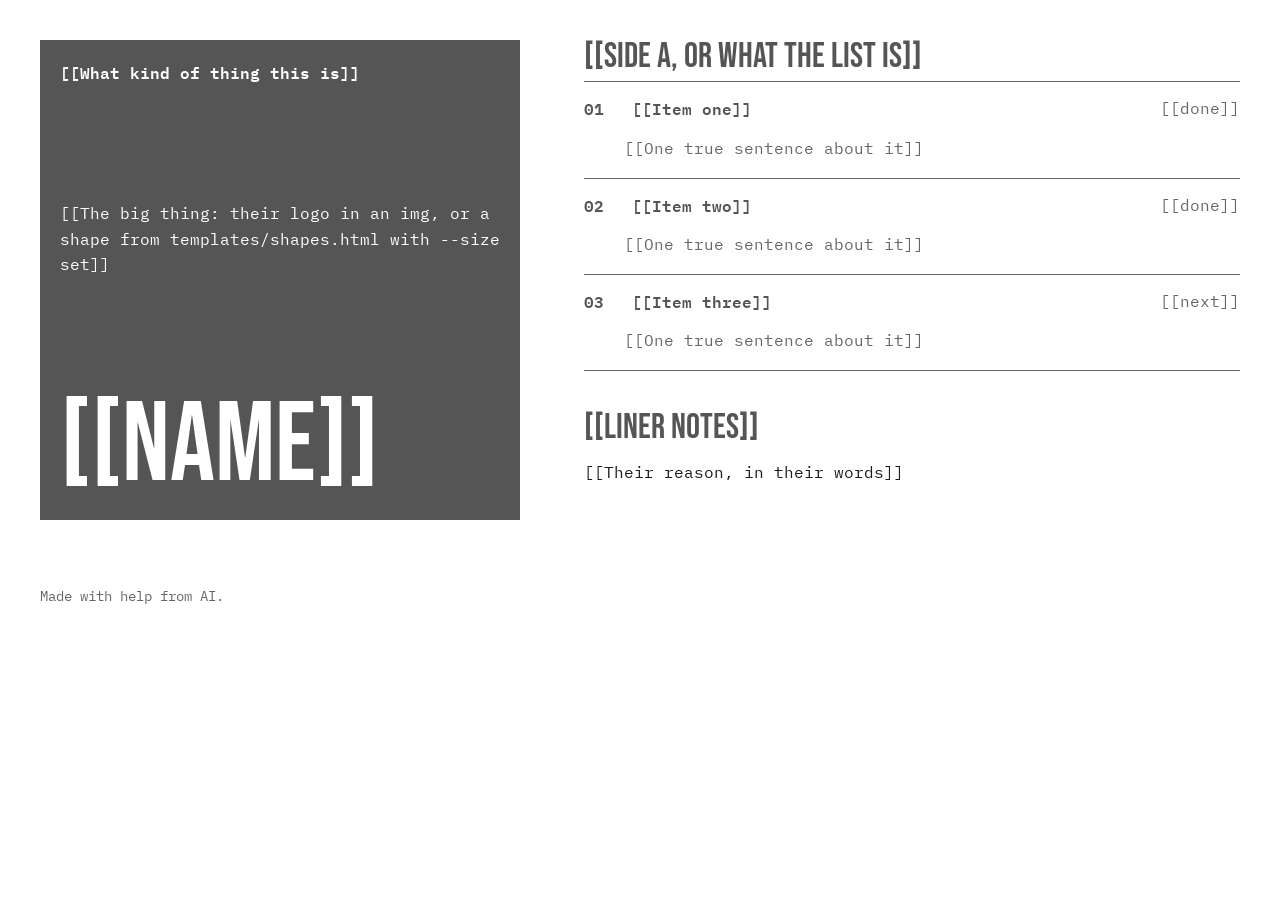
<file: templates/layouts/tracklist.html>
<!doctype html>
<!-- THE TRACKLIST. The back of an album. For music, or anything made in a series. Tap a line to open it. Replace every [[...]]. The colours here are grey on purpose: choose real ones (see guides/design.md). Change the fonts to fit. Delete what you have nothing real for, and delete this comment: comments are public. -->
<html lang="en">
<head>
<meta charset="utf-8">
<meta name="viewport" content="width=device-width, initial-scale=1">
<title>[[Brand name]]</title>
<meta name="description" content="[[One true sentence about it]]">
<link rel="preconnect" href="https://fonts.googleapis.com">
<link rel="preconnect" href="https://fonts.gstatic.com" crossorigin>
<link href="https://fonts.googleapis.com/css2?family=Bebas+Neue&family=IBM+Plex+Mono:wght@400;600&display=swap" rel="stylesheet">
<style>
:root { --bg: #ffffff; --text: #1a1a1a; --main: #555555; --on-main: #ffffff; --accent: #d0d0d0; --on-accent: #1a1a1a; --dim: #666666; }
* { box-sizing: border-box; }
body { margin: 0; background: var(--bg); color: var(--text); font: 400 16px/1.6 "IBM Plex Mono", ui-monospace, monospace; }
h1, h2 { font-family: "Bebas Neue", Impact, sans-serif; font-weight: 400; margin: 0; line-height: .95; }
.wrap { display: grid; gap: 32px; padding: 16px; }
/* The cover. Replace with their logo or art if they have it. */
.cover { background: var(--main); color: var(--on-main); aspect-ratio: 1; padding: 20px; display: flex; flex-direction: column; justify-content: space-between; overflow: hidden; }
.cover h1 { font-size: clamp(3rem, 16vw, 7rem); }
.big { flex: 1; display: flex; align-items: center; justify-content: center; }
.cover p { margin: 0; font-weight: 600; }
h2 { font-size: 2.2rem; color: var(--main); margin-bottom: 8px; }
ol { list-style: none; margin: 0; padding: 0; counter-reset: t; border-top: 1px solid var(--dim); }
li { border-bottom: 1px solid var(--dim); counter-increment: t; }
summary { display: grid; grid-template-columns: 2.5em 1fr auto; gap: 8px; padding: 14px 0; cursor: pointer; list-style: none; font-weight: 600; min-height: 44px; }
summary::-webkit-details-marker { display: none; }
summary::before { content: counter(t, decimal-leading-zero); color: var(--main); }
summary span { color: var(--dim); font-weight: 400; }
details[open] summary { color: var(--main); }
details p { margin: 0 0 16px 2.5em; color: var(--dim); max-width: 50ch; }
summary:hover { color: var(--main); }
.note { max-width: 55ch; }
footer { padding: 24px 16px; font-size: .9rem; color: var(--dim); }
@media (min-width: 900px) {
  .wrap { grid-template-columns: minmax(320px, 480px) 1fr; gap: 64px; padding: 40px; align-items: start; }
  .cover { position: sticky; top: 40px; }
  footer { padding: 24px 40px; }
}
</style>
</head>
<body>
<main class="wrap">
  <header class="cover"><p>[[What kind of thing this is]]</p><div class="big" aria-hidden="true">[[The big thing: their logo in an img, or a shape from templates/shapes.html with --size set]]</div><h1>[[Name]]</h1></header>
  <div>
    <h2>[[Side A, or what the list is]]</h2>
    <ol>
      <li><details open><summary>[[Item one]]<span>[[done]]</span></summary><p>[[One true sentence about it]]</p></details></li>
      <li><details open><summary>[[Item two]]<span>[[done]]</span></summary><p>[[One true sentence about it]]</p></details></li>
      <li><details open><summary>[[Item three]]<span>[[next]]</span></summary><p>[[One true sentence about it]]</p></details></li>
    </ol>
    <h2 style="margin-top:40px">[[Liner notes]]</h2>
    <p class="note">[[Their reason, in their words]]</p>
  </div>
</main>
<footer>Made with help from AI.</footer>
</body>
</html>
</file>
<file: templates/starter/styles.css>
/* Agent: this is a skeleton, not a design. Rebuild it to match the look they picked.
   Keep these five variable names: scripts/check.mjs reads them to test contrast.
   Use them for every colour. */
:root {
  --bg: #ffffff;
  --text: #1a1a1a;
  --main: #222222;
  --accent: #555555;
  --on-accent: #ffffff;
}

* { box-sizing: border-box; }

body {
  margin: 0;
  background: var(--bg);
  color: var(--text);
  font-family: system-ui, sans-serif;
  font-size: 18px;
  line-height: 1.6;
}

header, section, footer {
  padding: 48px 24px;
  max-width: 900px;
  margin: 0 auto;
}

h1, h2 { color: var(--main); line-height: 1.1; text-wrap: balance; }
h1 { font-size: clamp(2.5rem, 10vw, 6rem); margin: 0 0 16px; }
p { max-width: 65ch; }
img { max-width: 100%; height: auto; }
a:focus-visible, button:focus-visible { outline: 3px solid var(--accent); outline-offset: 3px; }
</file>
